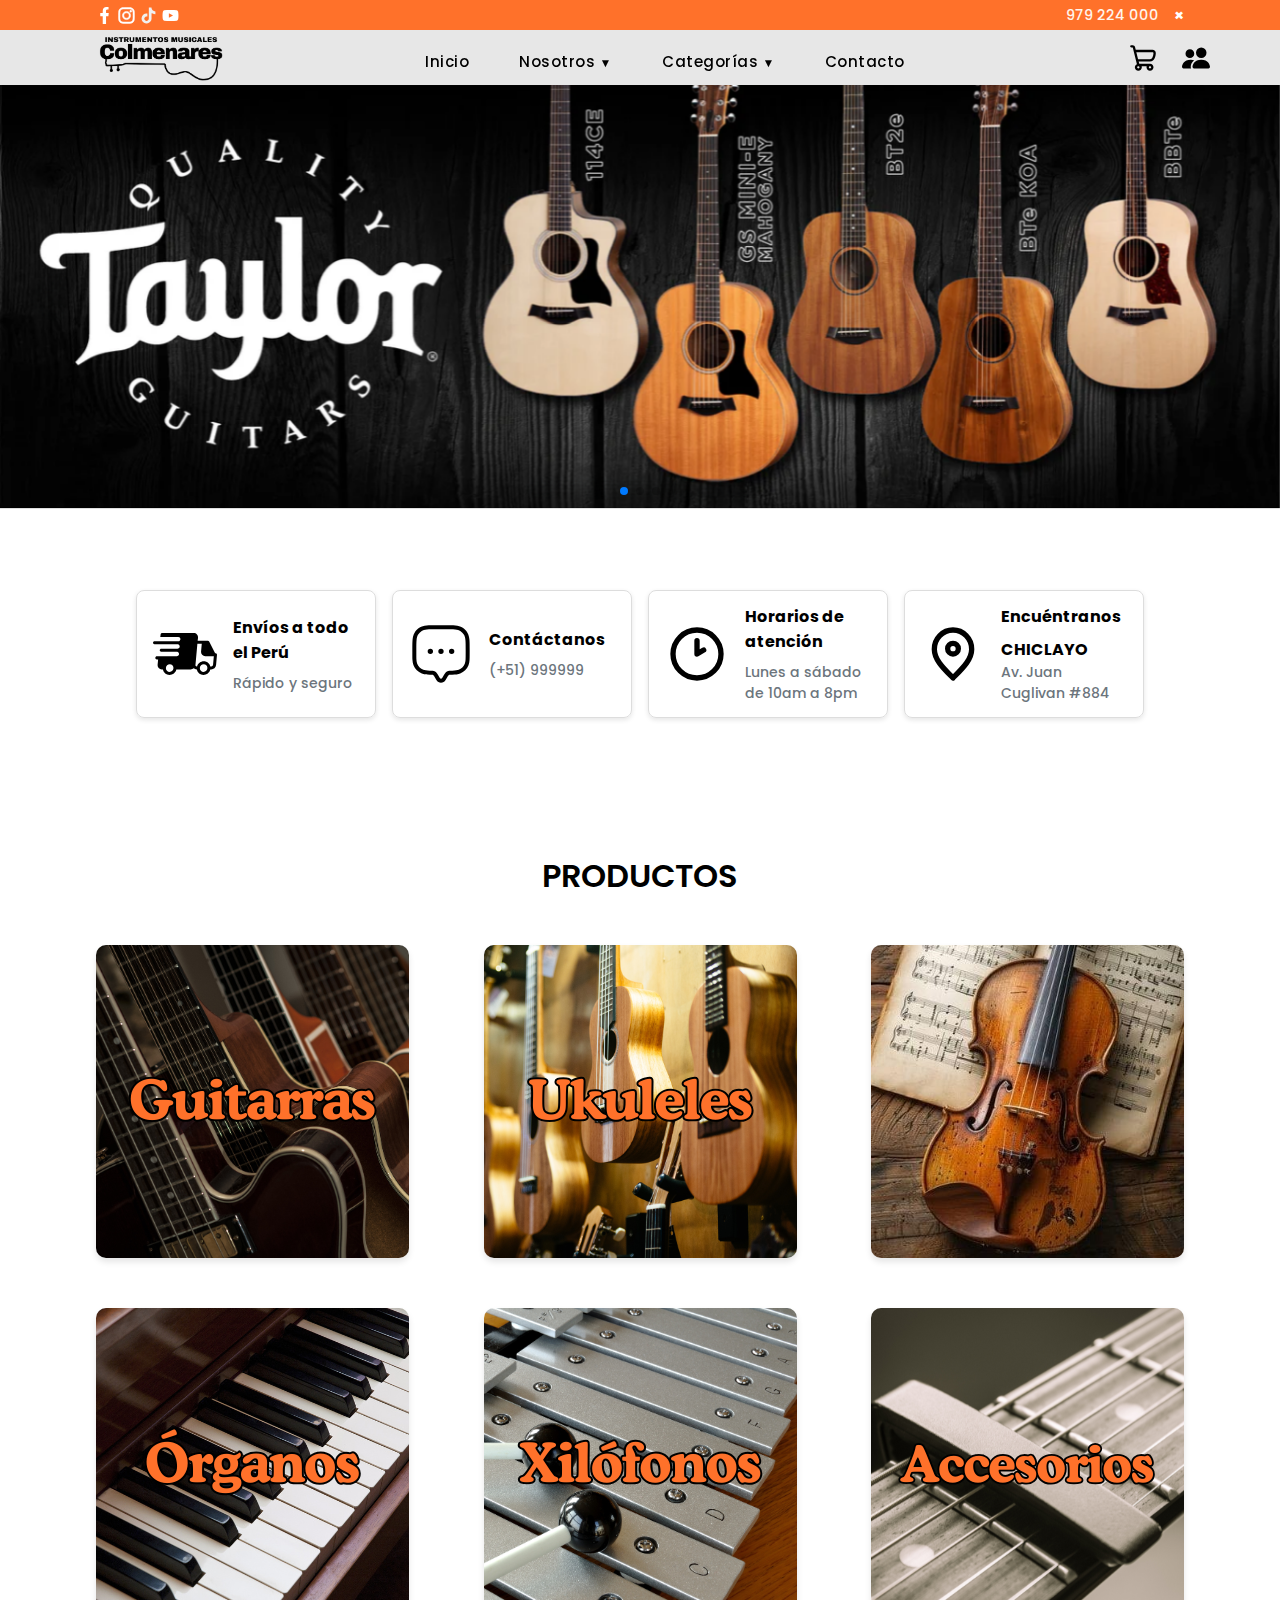
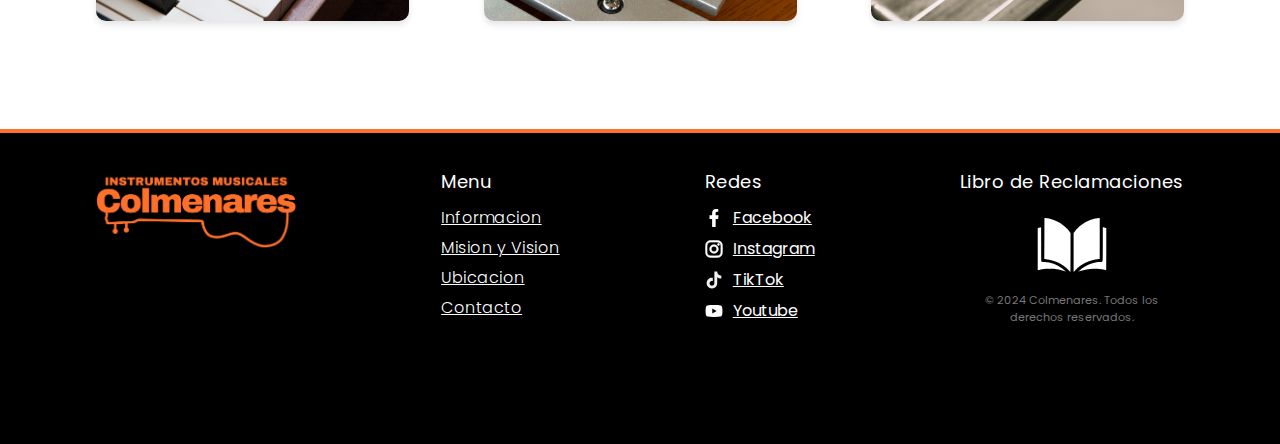
<file: index.html>
<!DOCTYPE html>
<html lang="en">

<head>
    <meta charset="UTF-8">
    <meta name="viewport" content="width=device-width, initial-scale=1.0">
    <title>Instrumentos Musicales Colmenares</title>
    <link rel="stylesheet" href="https://cdn.jsdelivr.net/npm/swiper/swiper-bundle.min.css">
    <link rel="stylesheet" href="./css/styles.css">
    <link rel="stylesheet" href="./css/menu-footer.css">
</head>

<body>

    <header class="menu">

        <div class="menu-sup">
            <div class="menu-sup-ctn">
                <div class="menu-items">
                    <a href="https://www.facebook.com/colmemusic?locale=es_LA"><img src="../img/facebook.svg"
                            alt=""></a>
                    <a href="https://www.instagram.com/colmenares_instrumentos/"><img src="../img/instagram.svg"
                            alt=""></a>
                    <a href="https://www.tiktok.com/@colmenarescix?_t=8rjL0mUXrvz&_r=1"><img src="../img/tiktok.svg"
                            alt=""></a>
                    <a href="https://www.youtube.com/channel/UCBYloQzyO20TZfttyNlC_Lg"><img src="../img/youtube.svg"
                            alt=""></a>
                </div>
                <div class="menu-telf">
                    <i class="bi bi-telephone-fill me-1"></i>
                    <a href="tel:+51979224000">979 224 000</a>
                    <span class="menu-close-btn" onclick="closeMenu()">×</span>
                </div>
            </div>
        </div>

        <div class="menu-inf">

            <div class="menu-inf-ctn">

                <div class="menu-logo">
                    <img src="../img/logo.png" alt="">
                </div>

                <div class="menu-links">
                    <ul class="menu-dp">
                        <li><a href="../index.html">Inicio</a></li>
                        <li class="dropdown">
                            <a href="#nosotros">Nosotros <span class="dropdown-icon">▼</span></a>
                            <ul class="dropdown-menu">
                                <li><a href="./html/mision-vision.html">MyV</a></li>
                                <li><a href="#ubicacion">Ubicación</a></li>
                            </ul>
                        </li>
                        <li class="dropdown">
                            <a href="#categorias">Categorías <span class="dropdown-icon">▼</span></a>
                            <ul class="dropdown-menu">
                                <li><a href="../html/guitarras.html">Guitarras</a></li>
                                <li><a href="#cat2">Ukeleles</a></li>
                                <li><a href="#cat3">Violines</a></li>
                                <li><a href="#cat4">Teclados</a></li>
                                <li><a href="#cat5">Baterias</a></li>
                                <li><a href="#cat6">Accesorios</a></li>
                            </ul>
                        </li>
                        <li><a href="#contacto">Contacto</a></li>
                    </ul>
                </div>


                <div class="menu-perfil">
                    <a href=""><img src="../img/cart.svg" alt=""></a>
                    <a href=""><img src="../img/user.svg" alt=""></a>
                </div>
            </div>
        </div>



    </header>

    <section class="hero">
        <div class="galeria-ctn">

            <div class="swiper">
                <div class="swiper-wrapper">
                    <div class="swiper-slide"> <img src="./img/banner1.png" alt="Imagen 1"> </div>
                    <div class="swiper-slide"> <img src="./img/banner2.png" alt="Imagen 2"> </div>
                    <div class="swiper-slide"> <img src="./img/banner3.png" alt="Imagen 2"> </div>
                </div>

                <!-- Paginación -->
                <div class="swiper-pagination"></div>

                <!-- Navegación (flechas) opcional -->
                <div class="swiper-button-next"></div>
                <div class="swiper-button-prev"></div>
            </div>
        </div>
    </section>

    <section class="informacion">
        <div class="container">
            <div class="grid">
                <div class="col">
                    <div class="card">
                        <img src="./img/envio.svg" alt="Envíos" class="icon">
                        <div class="card-body">
                            <h5 class="card-title">Envíos a todo el Perú</h5>
                            <h6 class="card-subtitle">Rápido y seguro</h6>
                        </div>
                    </div>
                </div>
                <div class="col">
                    <div class="card">
                        <img src="./img/contact.svg" alt="Contáctanos" class="icon">
                        <div class="card-body">
                            <h5 class="card-title">Contáctanos</h5>
                            <h6 class="card-subtitle">(+51) 999999</h6>
                        </div>
                    </div>
                </div>
                <div class="col">
                    <div class="card">
                        <img src="./img/horario.svg" alt="Horarios" class="icon">
                        <div class="card-body">
                            <h5 class="card-title">Horarios de atención</h5>
                            <h6 class="card-subtitle">Lunes a sábado de 10am a 8pm</h6>
                        </div>
                    </div>
                </div>
                <div class="col">
                    <div class="card">
                        <img src="./img/ubicacion.svg" alt="Ubicación" class="icon">
                        <div class="card-body">
                            <h5 class="card-title">Encuéntranos</h5>
                            <b>CHICLAYO</b>
                            <h6 class="card-subtitle">Av. Juan Cuglivan #884</h6>
                        </div>
                    </div>
                </div>
            </div>
        </div>
    </section>

    <section class="productos">
        <div class="productos-ctn">
            <p class="produ-title">Productos</p>

            <div class="products-cards">
                <div class="card-hover">
                    <img src="./img/guitarras.png" alt="Imagen de ejemplo">
                    <div class="overlay">
                        <a href="">Guitarras</a>
                    </div>
                </div>

                <div class="card-hover">
                    <img src="./img/ukuleles.png" alt="Imagen de ejemplo">
                    <div class="overlay">
                        <a href="">Ukeleles</a>
                    </div>
                </div>

                <div class="card-hover">
                    <img src="./img/violin.jpeg" alt="Imagen de ejemplo">
                    <div class="overlay">
                        <a href="">Violines</a>
                    </div>
                </div>

                <div class="card-hover">
                    <img src="./img/organos.png" alt="Imagen de ejemplo">
                    <div class="overlay">
                        <a href="">Órganos</a>
                    </div>
                </div>

                <div class="card-hover">
                    <img src="./img/xilofonos.png" alt="Imagen de ejemplo">
                    <div class="overlay">
                        <a href="">Xilófono</a>
                    </div>
                </div>
                <div class="card-hover">
                    <img src="./img/accesorios.png" alt="Imagen de ejemplo">
                    <div class="overlay">
                        <a href="">Accesorios</a>
                    </div>
                </div>

            </div>

        </div>
    </section>

    <footer>

        <div class="footer-ctn">
            <div class="ft-logo">
                <img src="./img/logonar.png" alt="">
            </div>
            <div class="ft-info">
                <p class="ft-inf-title">Menu</p>
                <a href="">Informacion</a>
                <a href="">Mision y Vision</a>
                <a href="">Ubicacion</a>
                <a href="">Contacto</a>
            </div>

            <div class="ft-redes">

                <p class="ft-title">Redes</p>

                <div class="redes-items">

                    <div class="face">
                        <img class="redes-icon" src="./img/facebook.svg" alt="">
                        <a class="a-redes" href="">Facebook</a>
                    </div>

                    <div class="insta">
                        <img class="redes-icon" src="./img/instagram.svg" alt="">
                        <a class="a-redes" href="">Instagram</a>
                    </div>
                    <div class="ttk">
                        <img class="redes-icon" src="./img/tiktok.svg" alt="">
                        <a class="a-redes" href="">TikTok</a>
                    </div>
                    <div class="yout">
                        <img class="redes-icon" src="./img/youtube.svg" alt="">
                        <a class="a-redes" href="">Youtube</a>
                    </div>
                </div>

            </div>

            <div class="ft-book">
                <p class="ft-title">Libro de Reclamaciones</p>
                <a href=""> <img src="./img/libro.svg" alt=""></a>
                <p  class="copy">
                    &copy; 2024 Colmenares. Todos los <br>derechos reservados.
                </p>
                
            </div>

        </div>
    </footer>


    <script src="https://cdn.jsdelivr.net/npm/swiper/swiper-bundle.min.js"></script>
    <script src="./js/index.js"></script>
</body>

</html>
</file>
<file: css/styles.css>
@import url('https://fonts.googleapis.com/css2?family=Poppins:ital,wght@0,100;0,200;0,300;0,400;0,500;0,600;0,700;0,800;0,900;1,100;1,200;1,300;1,400;1,500;1,600;1,700;1,800;1,900&display=swap');


*{
    margin: 0;
    padding: 0;
    box-sizing: border-box;
}

body{
    font-family: "Poppins", sans-serif;
}

:root{
    --primary-color: #FF712A;
    --second-color: #F0F0F0;
    --color1: #440c06;
    --color3: #440c06d0;
    --color2: #fff5ed;
}


/* ///////////////////////////////////////////////////// */
/* //////////////////////SLIDER HERO//////////////////// */
/* ///////////////////////////////////////////////////// */

.hero{
    margin-top: 85px;
}

.slider {
    position: relative;
    top: 80px;
}

.galeria-ctn {
    margin: auto;
}

.swiper {
    height: auto;
    width: 100%;
}

.swiper-slide {
    display: flex;
    justify-content: center;
    align-items: center;
}

.swiper-slide img {
    width: 100%;
    height: 100%;
    object-fit: fill;
}

.swiper .swiper-button-prev,
.swiper .swiper-button-next {
    background-color: black;
    --swiper-navigation-size: 10px;
    width: 40px;
    height: 40px;
    margin-top: 15;
    border-radius: 50%;
    opacity: 0;
    --swiper-theme-color: white;
    transition: opacity .5s;
}

.swiper:hover .swiper-button-prev,
.swiper:hover .swiper-button-next {
    opacity: 1;
}

/* ///////////////////////////////////////////////////// */
/* //////////////////////INDEX CARDS//////////////////// */
/* ///////////////////////////////////////////////////// */

.informacion {
    padding: 5rem;
    cursor: pointer;
}

.container {
    max-width: 90%;
    margin: 0 auto;
}

.grid {
    display: flex;
    flex-wrap: wrap;
    gap: 1rem;
}

.col {
    flex: 1 1 calc(25% - 1rem); 
    min-width: 200px;
}

.card {
    display: flex;
    align-items: center;
    padding: 1rem;
    border: 1px solid #ddd; /*QUITA EL BORDE SI NO LO REQUIERES*/
    border-radius: 8px;
    height: 8rem;
    box-shadow: 0 2px 5px rgba(0, 0, 0, 0.1);
}

.icon {
    width: 4rem;
    height: 4rem;
    margin-right: 1rem;
}

.card-body {
    flex: 1;
}

.card-title {
    font-size: 1rem;
    margin: 0 0 0.5rem;
}

.card-subtitle {
    font-size: 0.875rem;
    color: #6c757d;
    font-weight: 500;
}


/* ///////////////////////////////////////////////////// */
/* //////////////////////PRODUCTS CARDS///////////////// */
/* ///////////////////////////////////////////////////// */

.productos{
    width: 100%;
    margin: 6vh 0 12vh 0;
}

.productos-ctn{
    max-width: 85%;
    margin: auto;
}

.produ-title{
    text-align: center;
    font-size: 2rem;
    font-weight: 600;
    text-transform: uppercase;
}

/*//////////////estilos card hover///////////////*/

.products-cards{
    margin: 5vh 0;
    display: flex;
    justify-content: space-between;
    flex-wrap: wrap;
    gap: 50px;
}


.card-hover {
    position: relative;
    width: 313px;
    height: 313px;
    overflow: hidden;
    border-radius: 10px; 
    box-shadow: 0 4px 6px rgba(0, 0, 0, 0.1); 
    cursor: pointer;
}

.card-hover img {
    width: 100%;
    height: 100%;
    object-fit: cover; 
    transition: transform 0.3s ease; 
}

.card-hover:hover img {
    transform: scale(1.1); 
}

.card-hover .overlay {
    position: absolute;
    top: 0;
    left: 0;
    width: 100%;
    height: 100%;
    background-color: var(--color3); 
    display: flex;
    justify-content: center;
    align-items: center;
    opacity: 0; 
    transition: opacity 0.3s ease; 
}

.card-hover:hover .overlay {
    opacity: 1;
}

.card-hover .overlay a { /*Modifica el texto del hover*/
    color: #fff;
    font-size: 2rem;
    font-weight: 600;
    letter-spacing: 0.5px;
    text-align: center;
    margin: 0;
}
</file>
<file: css/menu-footer.css>
@import url('https://fonts.googleapis.com/css2?family=Poppins:ital,wght@0,100;0,200;0,300;0,400;0,500;0,600;0,700;0,800;0,900;1,100;1,200;1,300;1,400;1,500;1,600;1,700;1,800;1,900&display=swap');


*{
    margin: 0;
    padding: 0;
    box-sizing: border-box;
}

body{
    font-family: "Poppins", sans-serif;
}

:root{
    --primary-color: #FF712A;
    --second-color: #F0F0F0;
    --color1: #440c06;
    --color3: #440c06d0;
    --color2: #fff5ed;
}
/* ///////////////////////////////////////////////////// */
/* ///////////////////////////////////////////////////// */
/* ///////////////////////////////////////////////////// */

.menu{
    width: 100%;
    position: fixed;
    top: 0;
    z-index: 100000;
}

.menu-sup{
    width: 100%;
    height: 30px;
    background-color: var(--primary-color);
}

.menu-sup-ctn{
    max-width: 85%;
    margin: auto;
    height: 100%;
    display: flex;
    justify-content: space-between;
}

.menu-items{
    height: 100%;
    display: flex;
    align-items: center;
}

.menu-sup-ctn a{
    display: flex;
    justify-content: center;
    align-items: center;
}

.menu-sup-ctn a img{
    width: 17px;
    height: 17px;
    margin-right: 5px;
}

.menu-telf{
    display: flex;
    align-items: center;
}

.menu-telf a , .menu-telf i {
    font-family: "Poppins", sans-serif;
    text-decoration: none;
    font-weight: 500;
    color: var(--color2);
    font-size: 0.9rem;
}

/*///////////////MENU INFERIOR///////////////////*/

.menu-inf{
    width: 100%;
    height: 55px;
    background-color: #000000;
    backdrop-filter: blur(15px);
    background-color: rgba(218, 218, 218, 0.651);
    backdrop-filter: blur(15px);
    
}

.menu-inf-ctn{
    max-width: 85%;
    margin: auto;
    display: flex;
    justify-content: space-between;
    align-items: center;
}

.menu-logo img{
    width: 130px;
}


/*////////////////////MENU DESPLEGABLE////////////////*/
.menu-dp {
    list-style: none;
    margin: 0;
    padding: 0;
    display: flex;
    gap: 20px;
}

.menu-dp > li {
    position: relative;
}

.menu-dp > li > a {
    text-decoration: none;
    font-weight: 500;
    color: #000000;
    padding: 10px 15px;
    display: block;
    letter-spacing: 0.5px;
    font-size: 15px;
}

.dropdown:hover .dropdown-menu {
    display: block;
}

.dropdown-menu {
    display: none;
    border-radius: 10px;
    position: absolute;
    top: 100%;
    left: 0;
    list-style: none;
    background-color: #fff;
    border: 1px solid #ddd;
    padding: 10px 0;
    box-shadow: 0 4px 6px rgba(0, 0, 0, 0.1);
    z-index: 1000;
}

.dropdown-menu li {
    margin: 0;
}

.dropdown-menu a {
    text-decoration: none;
    font-weight: 400;
    color: #000000;
    padding: 10px 15px;
    display: block;
    white-space: nowrap;
    font-size: 14px;    
}

.dropdown-menu a:hover {
    background-color: #f0f0f0;
    color: #000;
}

.dropdown-icon {
    font-size: 12px; 
}


.menu-perfil{
    width: 80px;
    display: flex;
    height: 100%;
}

.menu-perfil a img{
    width: 28px;
    margin-left: 25px;
}


.menu-close-btn {
    font-size: 1rem;
    font-weight: bold;
    color: #ffffff;
    cursor: pointer;
    margin-left: 15px;
}

.content {
    margin-top: 60px; /* Espacio para el menú fijo */
    padding: 20px;
}

.hidden {
    display: none;
}


/* ///////////////////////////////////////////////////// */
/* //////////////////////FOOTER///////////////////////// */
/* ///////////////////////////////////////////////////// */


footer{
    width: 100%;
    background-color: black;
    height: 35vh;
    border-top: 4px solid #FF712A ;
}

.footer-ctn{
    max-width: 85%;
    margin: auto;
    display: flex;
    justify-content: space-between;
}

.ft-logo, .ft-info, .ft-book, .ft-redes{
    margin-top: 35px;
}

.ft-logo img{
    width: 200px;
}


/*//////////ft-info///////////////*/
.ft-info{
    display: flex;
    flex-direction: column;
}

.ft-inf-title, .ft-title{
    color: white;
    font-size: 18px;
    margin-bottom: 10px;
    font-weight: 400;
    letter-spacing: 0.5px;
}

.ft-info a{
    color: white;
    font-weight: 300;
    letter-spacing: 0.5px;
    margin: 0 0 5px 0;
}

/*//////////////ft-redes/////////*/
.ft-redes{
    flex-direction: column;
    display: flex;
    align-items: flex-start;
    
}


.face, .insta, .ttk, .yout{
    display: flex;
    align-items: center;
    margin: 0 0 6px 0;
}

.redes-icon{
    width: 18px;
    margin-right: 10px;
    cursor: pointer;
}

.a-redes{
    color: white;
}

/*/////////////libro-reclamaciones//////////////////*/

.ft-book{
    display: flex;
    flex-direction: column;
    align-items: center;
}
.ft-book img{
    width: 80px;
}

.copy{
    text-align: center; 
    font-size: 0.7rem; 
    color: #777;
}
</file>
